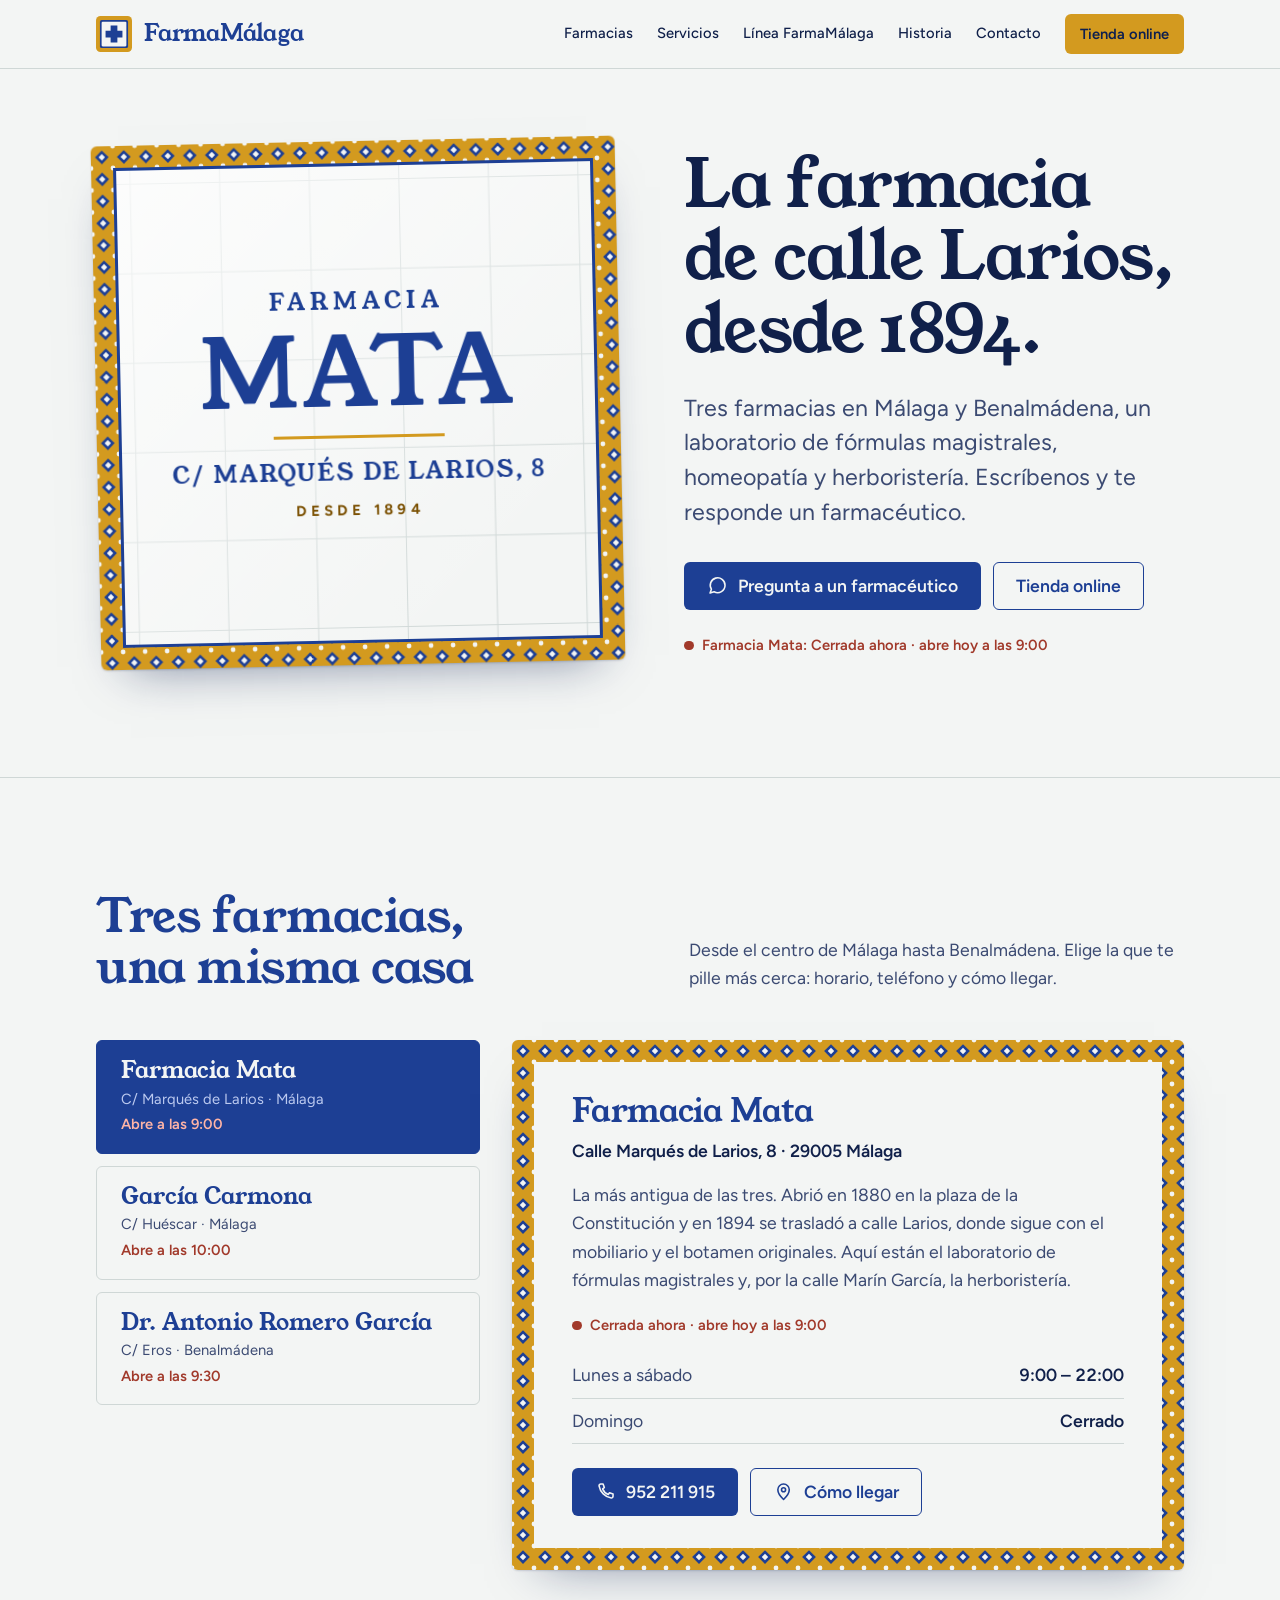
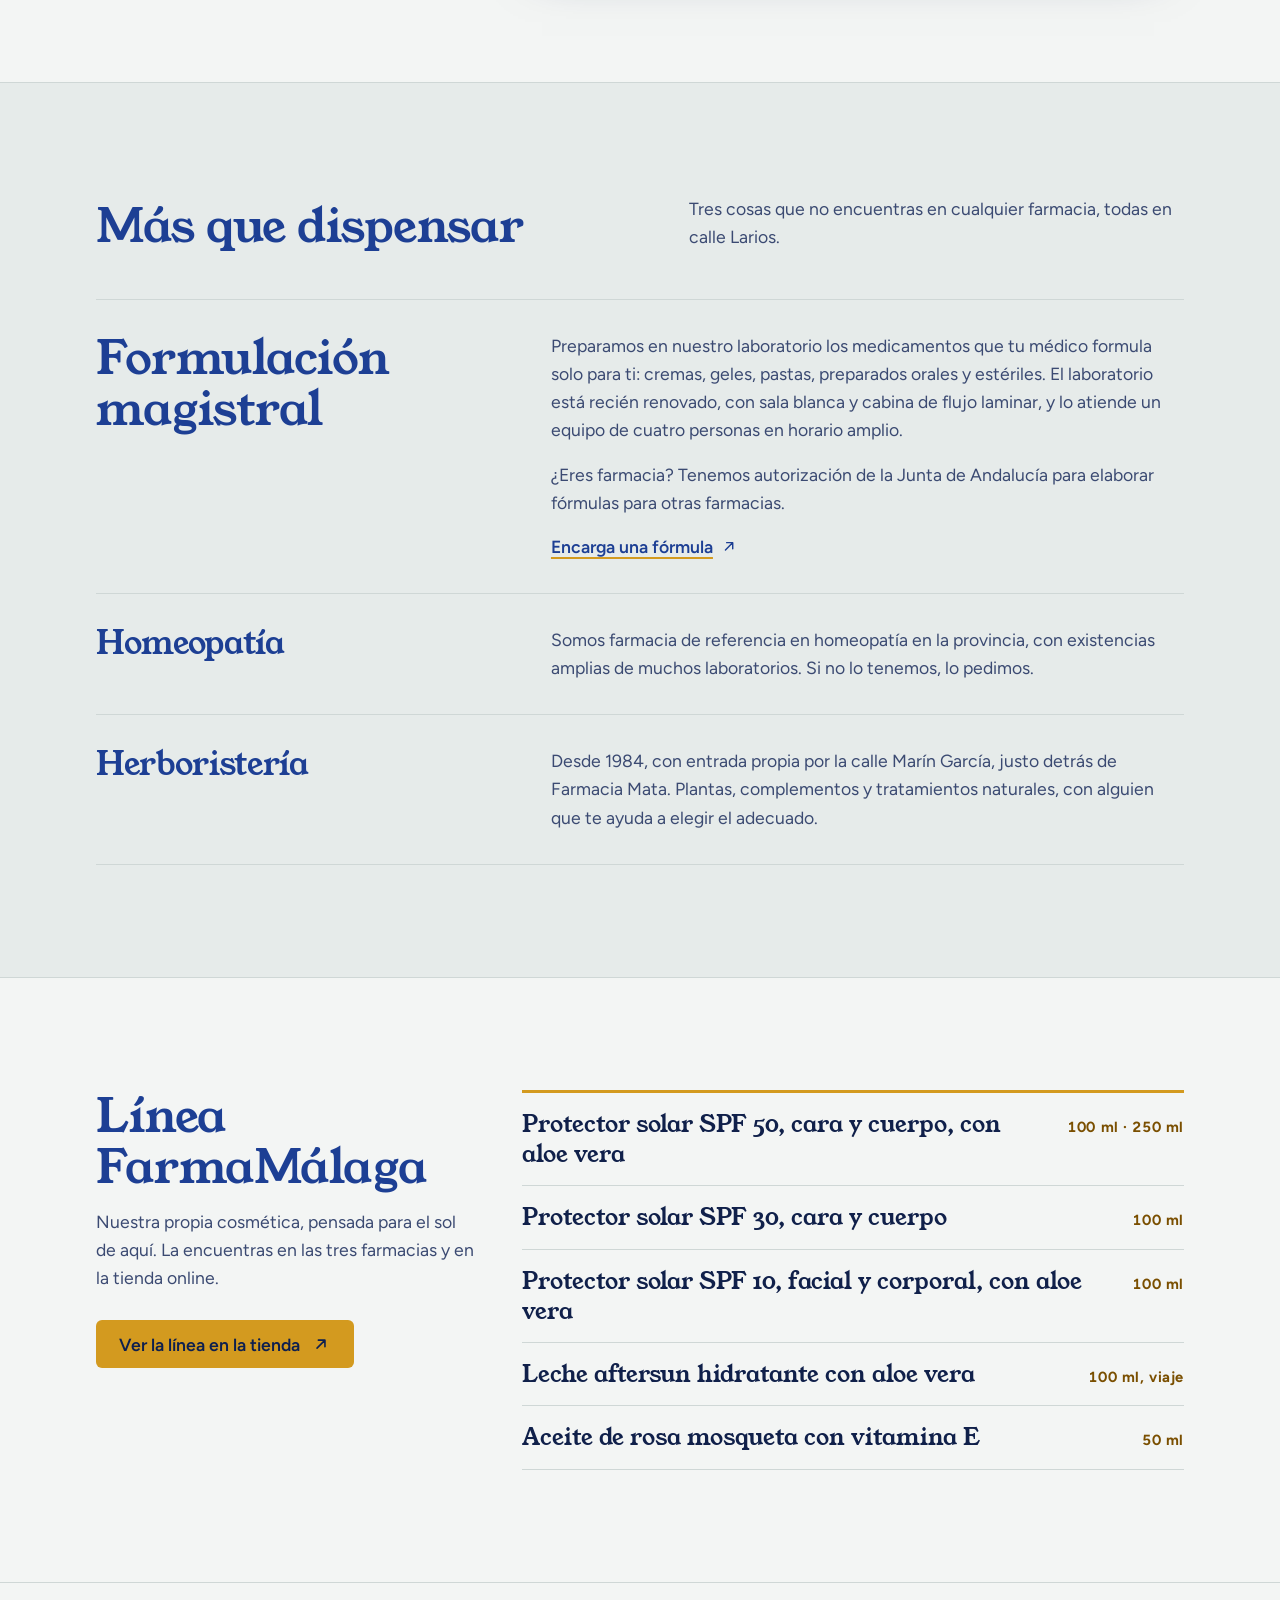
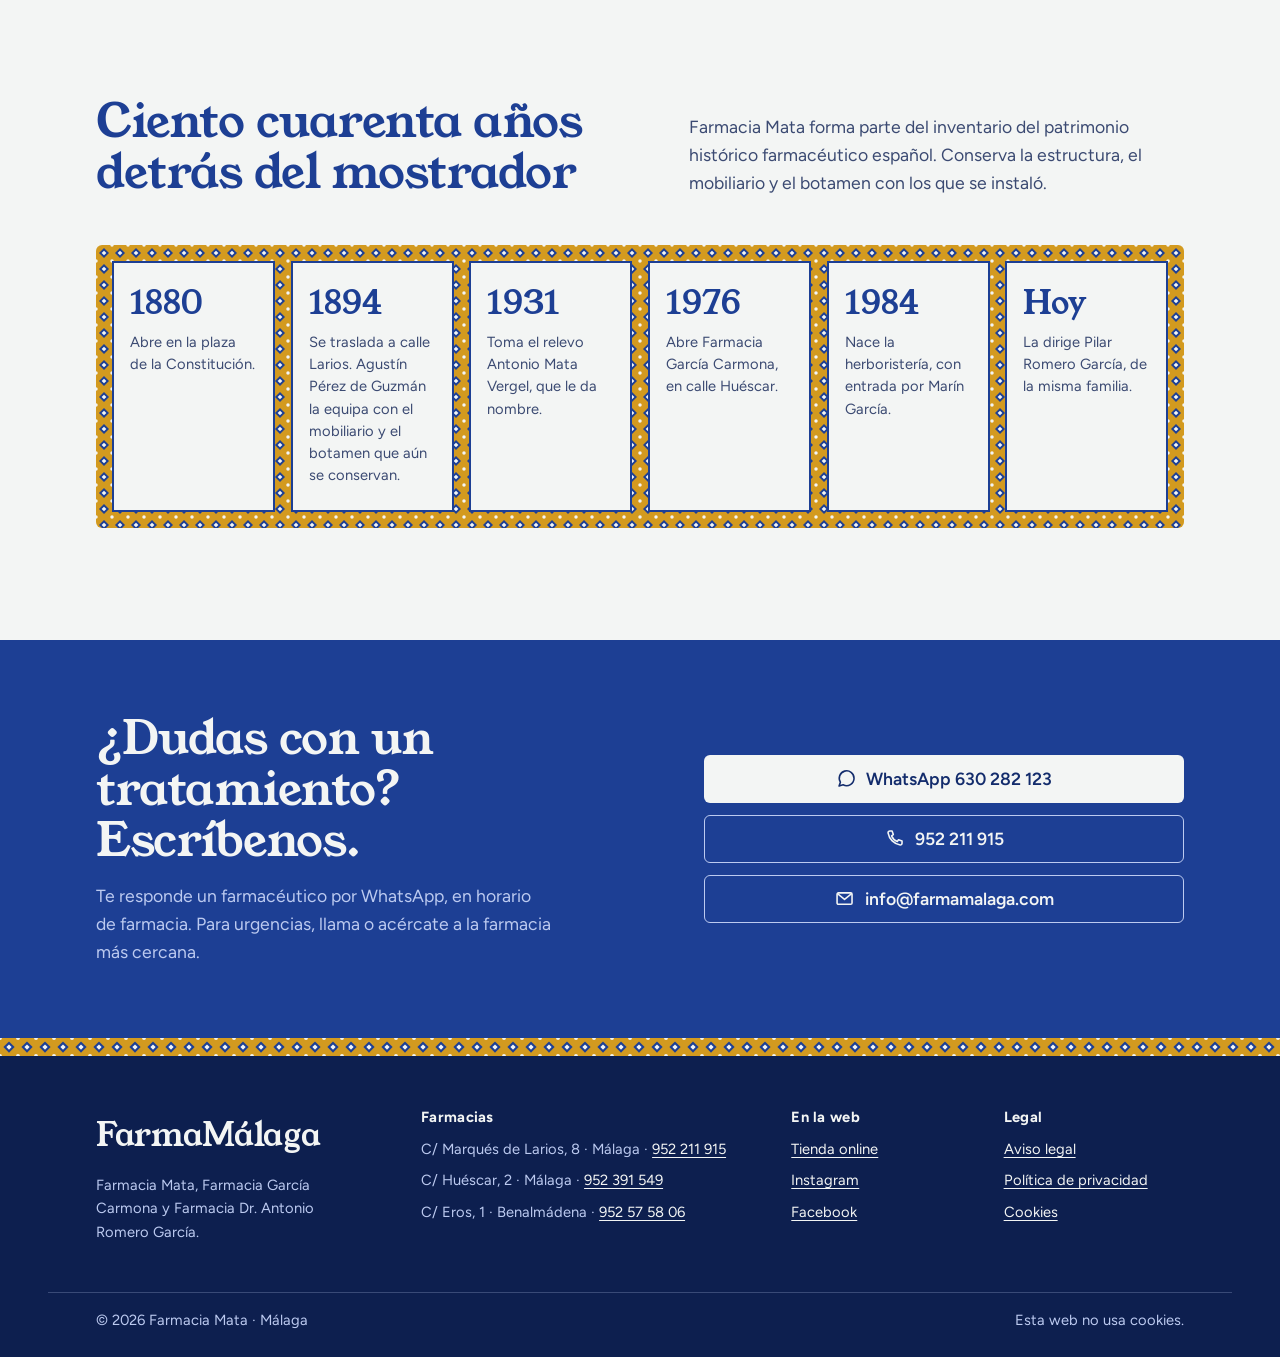
<file: index.html>
<!doctype html>
<html lang="es" class="no-js">
<head>
  <meta charset="utf-8">
  <meta name="viewport" content="width=device-width, initial-scale=1">
  <title>FarmaMálaga · Farmacia Mata, en calle Larios desde 1894</title>
  <meta name="description" content="Farmacia Mata, García Carmona y Dr. Antonio Romero García: tres farmacias en Málaga y Benalmádena. Fórmulas magistrales, homeopatía, herboristería y consejo farmacéutico por WhatsApp.">
  <link rel="canonical" href="https://farmamalaga.com/">
  <meta name="theme-color" content="#1d3f94">
  <meta property="og:type" content="website">
  <meta property="og:title" content="FarmaMálaga · Farmacia Mata, en calle Larios desde 1894">
  <meta property="og:description" content="Tres farmacias en Málaga y Benalmádena. Escríbenos y te responde un farmacéutico.">
  <meta property="og:locale" content="es_ES">
  <link rel="icon" href="assets/favicon.svg" type="image/svg+xml">
  <link rel="preload" href="assets/fonts/young-serif-400.woff2" as="font" type="font/woff2" crossorigin>
  <link rel="preload" href="assets/fonts/figtree-var.woff2" as="font" type="font/woff2" crossorigin>
  <link rel="stylesheet" href="css/styles.css">
  <script>document.documentElement.classList.replace('no-js','js');</script>
  <script type="application/ld+json">
  {
    "@context": "https://schema.org",
    "@graph": [
      {"@type": "Pharmacy", "name": "Farmacia Mata", "foundingDate": "1880", "telephone": "+34 952 211 915",
       "address": {"@type": "PostalAddress", "streetAddress": "Calle Marqués de Larios, 8", "postalCode": "29005", "addressLocality": "Málaga", "addressCountry": "ES"},
       "openingHours": "Mo-Sa 09:00-22:00", "url": "https://farmamalaga.com/"},
      {"@type": "Pharmacy", "name": "Farmacia García Carmona", "telephone": "+34 952 391 549",
       "address": {"@type": "PostalAddress", "streetAddress": "Calle Huéscar, 2", "postalCode": "29007", "addressLocality": "Málaga", "addressCountry": "ES"}},
      {"@type": "Pharmacy", "name": "Farmacia Dr. Antonio Romero García", "telephone": "+34 952 57 58 06",
       "address": {"@type": "PostalAddress", "streetAddress": "Calle Eros, 1", "addressLocality": "Benalmádena", "addressRegion": "Málaga", "addressCountry": "ES"}}
    ]
  }
  </script>
</head>
<body>
  <svg width="0" height="0" style="position:absolute" aria-hidden="true">
    <symbol id="i-chat" viewBox="0 0 24 24"><path d="M20.5 11.6a8.4 8.4 0 0 1-12.4 7.4L3.5 20.5l1.5-4.4A8.4 8.4 0 1 1 20.5 11.6Z" fill="none" stroke="currentColor" stroke-width="1.8" stroke-linejoin="round"/></symbol>
    <symbol id="i-phone" viewBox="0 0 24 24"><path d="M6.6 3.5h2.6l1.4 4-2 1.4a12 12 0 0 0 6.5 6.5l1.4-2 4 1.4v2.6a1.9 1.9 0 0 1-2 1.9A16.9 16.9 0 0 1 4.6 5.5a1.9 1.9 0 0 1 2-2Z" fill="none" stroke="currentColor" stroke-width="1.8" stroke-linejoin="round"/></symbol>
    <symbol id="i-pin" viewBox="0 0 24 24"><path d="M12 21s-6.5-6-6.5-11a6.5 6.5 0 0 1 13 0c0 5-6.5 11-6.5 11Z" fill="none" stroke="currentColor" stroke-width="1.8" stroke-linejoin="round"/><circle cx="12" cy="10" r="2.3" fill="none" stroke="currentColor" stroke-width="1.8"/></symbol>
    <symbol id="i-out" viewBox="0 0 24 24"><path d="M8 16 16.5 7.5M9.5 7h7.5v7.5" fill="none" stroke="currentColor" stroke-width="1.8" stroke-linecap="round" stroke-linejoin="round"/></symbol>
    <symbol id="i-mail" viewBox="0 0 24 24"><rect x="3.5" y="5.5" width="17" height="13" rx="1.5" fill="none" stroke="currentColor" stroke-width="1.8"/><path d="m4 6.5 8 6.5 8-6.5" fill="none" stroke="currentColor" stroke-width="1.8" stroke-linejoin="round"/></symbol>
    <symbol id="i-menu" viewBox="0 0 24 24"><path d="M4 7h16M4 12h16M4 17h16" stroke="currentColor" stroke-width="1.8" stroke-linecap="round"/></symbol>
  </svg>

  <a class="skip" href="#contenido">Saltar al contenido</a>

  <header class="site-header">
    <div class="wrap site-header__row">
      <a class="brand" href="#inicio" aria-label="FarmaMálaga, inicio">
        <img class="brand__mark" src="assets/favicon.svg" alt="" width="36" height="36">
        <span class="brand__name">FarmaMálaga</span>
      </a>
      <button class="nav-toggle" type="button" aria-expanded="false" aria-controls="nav">
        <svg aria-hidden="true"><use href="#i-menu"/></svg><span>Menú</span>
      </button>
      <nav id="nav" class="nav" aria-label="Principal">
        <a href="#farmacias">Farmacias</a>
        <a href="#servicios">Servicios</a>
        <a href="#linea">Línea FarmaMálaga</a>
        <a href="#historia">Historia</a>
        <a href="#contacto">Contacto</a>
        <a class="btn btn--small btn--ochre" data-shop href="tienda.html">Tienda online</a>
      </nav>
    </div>
  </header>

  <main id="contenido">
    <section class="hero" id="inicio" aria-labelledby="hero-title">
      <div class="wrap hero__grid">
        <figure class="plaque plaque--hero" data-tilt aria-label="Placa de azulejo: Farmacia Mata, calle Marqués de Larios 8, desde 1894">
          <div class="plaque__field" aria-hidden="true">
            <span class="plaque__small">Farmacia</span>
            <span class="plaque__big">Mata</span>
            <span class="plaque__rule"></span>
            <span class="plaque__line">C/ Marqués de Larios, 8</span>
            <span class="plaque__year">Desde 1894</span>
          </div>
        </figure>

        <div class="hero__copy">
          <h1 id="hero-title">La farmacia de calle Larios, desde 1894.</h1>
          <p class="hero__lede">Tres farmacias en Málaga y Benalmádena, un laboratorio de fórmulas magistrales, homeopatía y herboristería. Escríbenos y te responde un farmacéutico.</p>
          <div class="actions">
            <a class="btn btn--cobalt" data-wa href="https://wa.me/34630282123" rel="noopener">
              <svg aria-hidden="true"><use href="#i-chat"/></svg>Pregunta a un farmacéutico
            </a>
            <a class="btn btn--line" data-shop href="tienda.html">Tienda online</a>
          </div>
          <p class="status" data-status="mata"><span class="status__dot" aria-hidden="true"></span><span class="status__text">Farmacia Mata: lunes a sábado de 9:00 a 22:00</span></p>
        </div>
      </div>
    </section>

    <section class="section" id="farmacias" aria-labelledby="farmacias-title">
      <div class="wrap">
        <div class="section-head" data-reveal>
          <h2 id="farmacias-title">Tres farmacias, una misma casa</h2>
          <p>Desde el centro de Málaga hasta Benalmádena. Elige la que te pille más cerca: horario, teléfono y cómo llegar.</p>
        </div>

        <div class="pharmacies" data-tabs>
          <div class="pharmacies__list" role="tablist" aria-label="Farmacias">
            <a class="tile-tab" role="tab" id="tab-mata" href="#p-mata" aria-controls="p-mata" aria-selected="true">
              <span class="tile-tab__name">Farmacia Mata</span>
              <span class="tile-tab__street">C/ Marqués de Larios · Málaga</span>
              <span class="tile-tab__status" data-status-short="mata"></span>
            </a>
            <a class="tile-tab" role="tab" id="tab-garcia" href="#p-garcia" aria-controls="p-garcia" aria-selected="false" tabindex="-1">
              <span class="tile-tab__name">García Carmona</span>
              <span class="tile-tab__street">C/ Huéscar · Málaga</span>
              <span class="tile-tab__status" data-status-short="garcia"></span>
            </a>
            <a class="tile-tab" role="tab" id="tab-romero" href="#p-romero" aria-controls="p-romero" aria-selected="false" tabindex="-1">
              <span class="tile-tab__name">Dr. Antonio Romero García</span>
              <span class="tile-tab__street">C/ Eros · Benalmádena</span>
              <span class="tile-tab__status" data-status-short="romero"></span>
            </a>
          </div>

          <div class="pharmacies__stage">
            <article class="panel" id="p-mata" role="tabpanel" aria-labelledby="tab-mata" data-key="mata">
              <h3>Farmacia Mata</h3>
              <p class="panel__addr">Calle Marqués de Larios, 8 · 29005 Málaga</p>
              <p class="panel__text">La más antigua de las tres. Abrió en 1880 en la plaza de la Constitución y en 1894 se trasladó a calle Larios, donde sigue con el mobiliario y el botamen originales. Aquí están el laboratorio de fórmulas magistrales y, por la calle Marín García, la herboristería.</p>
              <p class="status" data-status="mata"><span class="status__dot" aria-hidden="true"></span><span class="status__text">Consulta el horario</span></p>
              <dl class="hours">
                <div><dt>Lunes a sábado</dt><dd>9:00 – 22:00</dd></div>
                <div><dt>Domingo</dt><dd>Cerrado</dd></div>
              </dl>
              <div class="actions actions--panel">
                <a class="btn btn--cobalt" href="tel:+34952211915"><svg aria-hidden="true"><use href="#i-phone"/></svg>952 211 915</a>
                <a class="btn btn--line" href="https://www.google.com/maps/search/?api=1&amp;query=Farmacia+Mata+Calle+Marqu%C3%A9s+de+Larios+8+M%C3%A1laga" rel="noopener"><svg aria-hidden="true"><use href="#i-pin"/></svg>Cómo llegar</a>
              </div>
            </article>

            <article class="panel" id="p-garcia" role="tabpanel" aria-labelledby="tab-garcia" data-key="garcia">
              <h3>Farmacia García Carmona</h3>
              <p class="panel__addr">Calle Huéscar, 2 · 29007 Málaga</p>
              <p class="panel__text">En el centro financiero de la ciudad, abierta desde 1976. Cómoda para pasar antes o después del trabajo.</p>
              <p class="status" data-status="garcia"><span class="status__dot" aria-hidden="true"></span><span class="status__text">Consulta el horario</span></p>
              <dl class="hours">
                <div><dt>Lunes a viernes</dt><dd>9:30 – 14:00 · 16:30 – 20:00</dd></div>
                <div><dt>En verano, tardes</dt><dd>17:00 – 20:30</dd></div>
                <div><dt>Sábado</dt><dd>10:00 – 13:30</dd></div>
                <div><dt>Domingo</dt><dd>Cerrado</dd></div>
              </dl>
              <div class="actions actions--panel">
                <a class="btn btn--cobalt" href="tel:+34952391549"><svg aria-hidden="true"><use href="#i-phone"/></svg>952 391 549</a>
                <a class="btn btn--line" href="https://www.google.com/maps/search/?api=1&amp;query=Farmacia+Calle+Hu%C3%A9scar+2+M%C3%A1laga" rel="noopener"><svg aria-hidden="true"><use href="#i-pin"/></svg>Cómo llegar</a>
              </div>
            </article>

            <article class="panel" id="p-romero" role="tabpanel" aria-labelledby="tab-romero" data-key="romero">
              <h3>Farmacia Dr. Antonio Romero García</h3>
              <p class="panel__addr">Calle Eros, 1 · Benalmádena</p>
              <p class="panel__text">Junto al Hospital Xanit Internacional y Novaschool. La única de las tres que abre los domingos y festivos por la mañana.</p>
              <p class="status" data-status="romero"><span class="status__dot" aria-hidden="true"></span><span class="status__text">Consulta el horario</span></p>
              <dl class="hours">
                <div><dt>Lunes a viernes</dt><dd>9:00 – 21:00</dd></div>
                <div><dt>Sábado</dt><dd>9:30 – 15:00</dd></div>
                <div><dt>Domingo y festivos</dt><dd>10:00 – 14:00</dd></div>
              </dl>
              <div class="actions actions--panel">
                <a class="btn btn--cobalt" href="tel:+34952575806"><svg aria-hidden="true"><use href="#i-phone"/></svg>952 57 58 06</a>
                <a class="btn btn--line" href="https://www.google.com/maps/search/?api=1&amp;query=Farmacia+Calle+Eros+1+Benalm%C3%A1dena" rel="noopener"><svg aria-hidden="true"><use href="#i-pin"/></svg>Cómo llegar</a>
              </div>
            </article>
          </div>
        </div>
      </div>
    </section>

    <section class="section section--deep" id="servicios" aria-labelledby="servicios-title">
      <div class="wrap">
        <div class="section-head" data-reveal>
          <h2 id="servicios-title">Más que dispensar</h2>
          <p>Tres cosas que no encuentras en cualquier farmacia, todas en calle Larios.</p>
        </div>

        <div class="services" data-reveal>
          <article class="service service--lead">
            <h3>Formulación magistral</h3>
            <div class="service__body">
              <p>Preparamos en nuestro laboratorio los medicamentos que tu médico formula solo para ti: cremas, geles, pastas, preparados orales y estériles. El laboratorio está recién renovado, con sala blanca y cabina de flujo laminar, y lo atiende un equipo de cuatro personas en horario amplio.</p>
              <p>¿Eres farmacia? Tenemos autorización de la Junta de Andalucía para elaborar fórmulas para otras farmacias.</p>
              <a class="text-link" data-wa data-wa-text="Hola, quiero encargar una fórmula magistral: " href="https://wa.me/34630282123" rel="noopener">Encarga una fórmula<svg aria-hidden="true"><use href="#i-out"/></svg></a>
            </div>
          </article>
          <article class="service">
            <h3>Homeopatía</h3>
            <div class="service__body">
              <p>Somos farmacia de referencia en homeopatía en la provincia, con existencias amplias de muchos laboratorios. Si no lo tenemos, lo pedimos.</p>
            </div>
          </article>
          <article class="service">
            <h3>Herboristería</h3>
            <div class="service__body">
              <p>Desde 1984, con entrada propia por la calle Marín García, justo detrás de Farmacia Mata. Plantas, complementos y tratamientos naturales, con alguien que te ayuda a elegir el adecuado.</p>
            </div>
          </article>
        </div>
      </div>
    </section>

    <section class="section" id="linea" aria-labelledby="linea-title">
      <div class="wrap linea">
        <div class="section-head section-head--stack">
          <h2 id="linea-title">Línea FarmaMálaga</h2>
          <p>Nuestra propia cosmética, pensada para el sol de aquí. La encuentras en las tres farmacias y en la tienda online.</p>
          <a class="btn btn--ochre" href="tienda.html?cat=linea">Ver la línea en la tienda<svg aria-hidden="true"><use href="#i-out"/></svg></a>
        </div>
        <ul class="shelf" data-reveal>
          <li><a data-shop-search="farmamalaga protector solar spf 50" href="tienda.html?q=farmamalaga+protector+solar+spf+50"><span class="shelf__name">Protector solar SPF 50, cara y cuerpo, con aloe vera</span><span class="shelf__fmt">100 ml · 250 ml</span></a></li>
          <li><a data-shop-search="farmamalaga protector solar spf 30" href="tienda.html?q=farmamalaga+protector+solar+spf+30"><span class="shelf__name">Protector solar SPF 30, cara y cuerpo</span><span class="shelf__fmt">100 ml</span></a></li>
          <li><a data-shop-search="farmamalaga spf 10" href="tienda.html?q=farmamalaga+spf+10"><span class="shelf__name">Protector solar SPF 10, facial y corporal, con aloe vera</span><span class="shelf__fmt">100 ml</span></a></li>
          <li><a data-shop-search="farmamalaga aftersun" href="tienda.html?q=farmamalaga+aftersun"><span class="shelf__name">Leche aftersun hidratante con aloe vera</span><span class="shelf__fmt">100 ml, viaje</span></a></li>
          <li><a data-shop-search="farmamalaga rosa mosqueta" href="tienda.html?q=farmamalaga+rosa+mosqueta"><span class="shelf__name">Aceite de rosa mosqueta con vitamina E</span><span class="shelf__fmt">50 ml</span></a></li>
        </ul>
      </div>
    </section>

    <section class="section section--history" id="historia" aria-labelledby="historia-title">
      <div class="wrap">
        <div class="section-head" data-reveal>
          <h2 id="historia-title">Ciento cuarenta años detrás del mostrador</h2>
          <p>Farmacia Mata forma parte del inventario del patrimonio histórico farmacéutico español. Conserva la estructura, el mobiliario y el botamen con los que se instaló.</p>
        </div>
        <ol class="timeline" data-reveal>
          <li><span class="timeline__year">1880</span><p>Abre en la plaza de la Constitución.</p></li>
          <li><span class="timeline__year">1894</span><p>Se traslada a calle Larios. Agustín Pérez de Guzmán la equipa con el mobiliario y el botamen que aún se conservan.</p></li>
          <li><span class="timeline__year">1931</span><p>Toma el relevo Antonio Mata Vergel, que le da nombre.</p></li>
          <li><span class="timeline__year">1976</span><p>Abre Farmacia García Carmona, en calle Huéscar.</p></li>
          <li><span class="timeline__year">1984</span><p>Nace la herboristería, con entrada por Marín García.</p></li>
          <li><span class="timeline__year">Hoy</span><p>La dirige Pilar Romero García, de la misma familia.</p></li>
        </ol>
      </div>
    </section>

    <section class="cta" id="contacto" aria-labelledby="contacto-title">
      <div class="wrap cta__grid">
        <div>
          <h2 id="contacto-title">¿Dudas con un tratamiento? Escríbenos.</h2>
          <p>Te responde un farmacéutico por WhatsApp, en horario de farmacia. Para urgencias, llama o acércate a la farmacia más cercana.</p>
        </div>
        <div class="cta__actions">
          <a class="btn btn--glaze" data-wa href="https://wa.me/34630282123" rel="noopener"><svg aria-hidden="true"><use href="#i-chat"/></svg>WhatsApp 630 282 123</a>
          <a class="btn btn--on-cobalt" href="tel:+34952211915"><svg aria-hidden="true"><use href="#i-phone"/></svg>952 211 915</a>
          <a class="btn btn--on-cobalt" href="mailto:info@farmamalaga.com"><svg aria-hidden="true"><use href="#i-mail"/></svg>info@farmamalaga.com</a>
        </div>
      </div>
    </section>
  </main>

  <footer class="footer">
    <div class="wrap footer__grid">
      <div class="footer__brand">
        <span class="brand__name">FarmaMálaga</span>
        <p>Farmacia Mata, Farmacia García Carmona y Farmacia Dr. Antonio Romero García.</p>
      </div>
      <div>
        <h2 class="footer__h">Farmacias</h2>
        <ul>
          <li>C/ Marqués de Larios, 8 · Málaga · <a href="tel:+34952211915">952 211 915</a></li>
          <li>C/ Huéscar, 2 · Málaga · <a href="tel:+34952391549">952 391 549</a></li>
          <li>C/ Eros, 1 · Benalmádena · <a href="tel:+34952575806">952 57 58 06</a></li>
        </ul>
      </div>
      <div>
        <h2 class="footer__h">En la web</h2>
        <ul>
          <li><a data-shop href="tienda.html">Tienda online</a></li>
          <li><a href="https://www.instagram.com/farmacia_mata/" rel="noopener">Instagram</a></li>
          <li><a href="https://www.facebook.com/farmamalaga/" rel="noopener">Facebook</a></li>
        </ul>
      </div>
      <div>
        <h2 class="footer__h">Legal</h2>
        <ul>
          <li><a href="legal.html#aviso-legal">Aviso legal</a></li>
          <li><a href="legal.html#privacidad">Política de privacidad</a></li>
          <li><a href="legal.html#cookies">Cookies</a></li>
        </ul>
      </div>
    </div>
    <div class="wrap footer__base">
      <p>© <span data-year>2026</span> Farmacia Mata · Málaga</p>
      <p>Esta web no usa cookies.</p>
    </div>
  </footer>

  <script src="js/config.js"></script>
  <script src="js/main.js"></script>
</body>
</html>
</file>
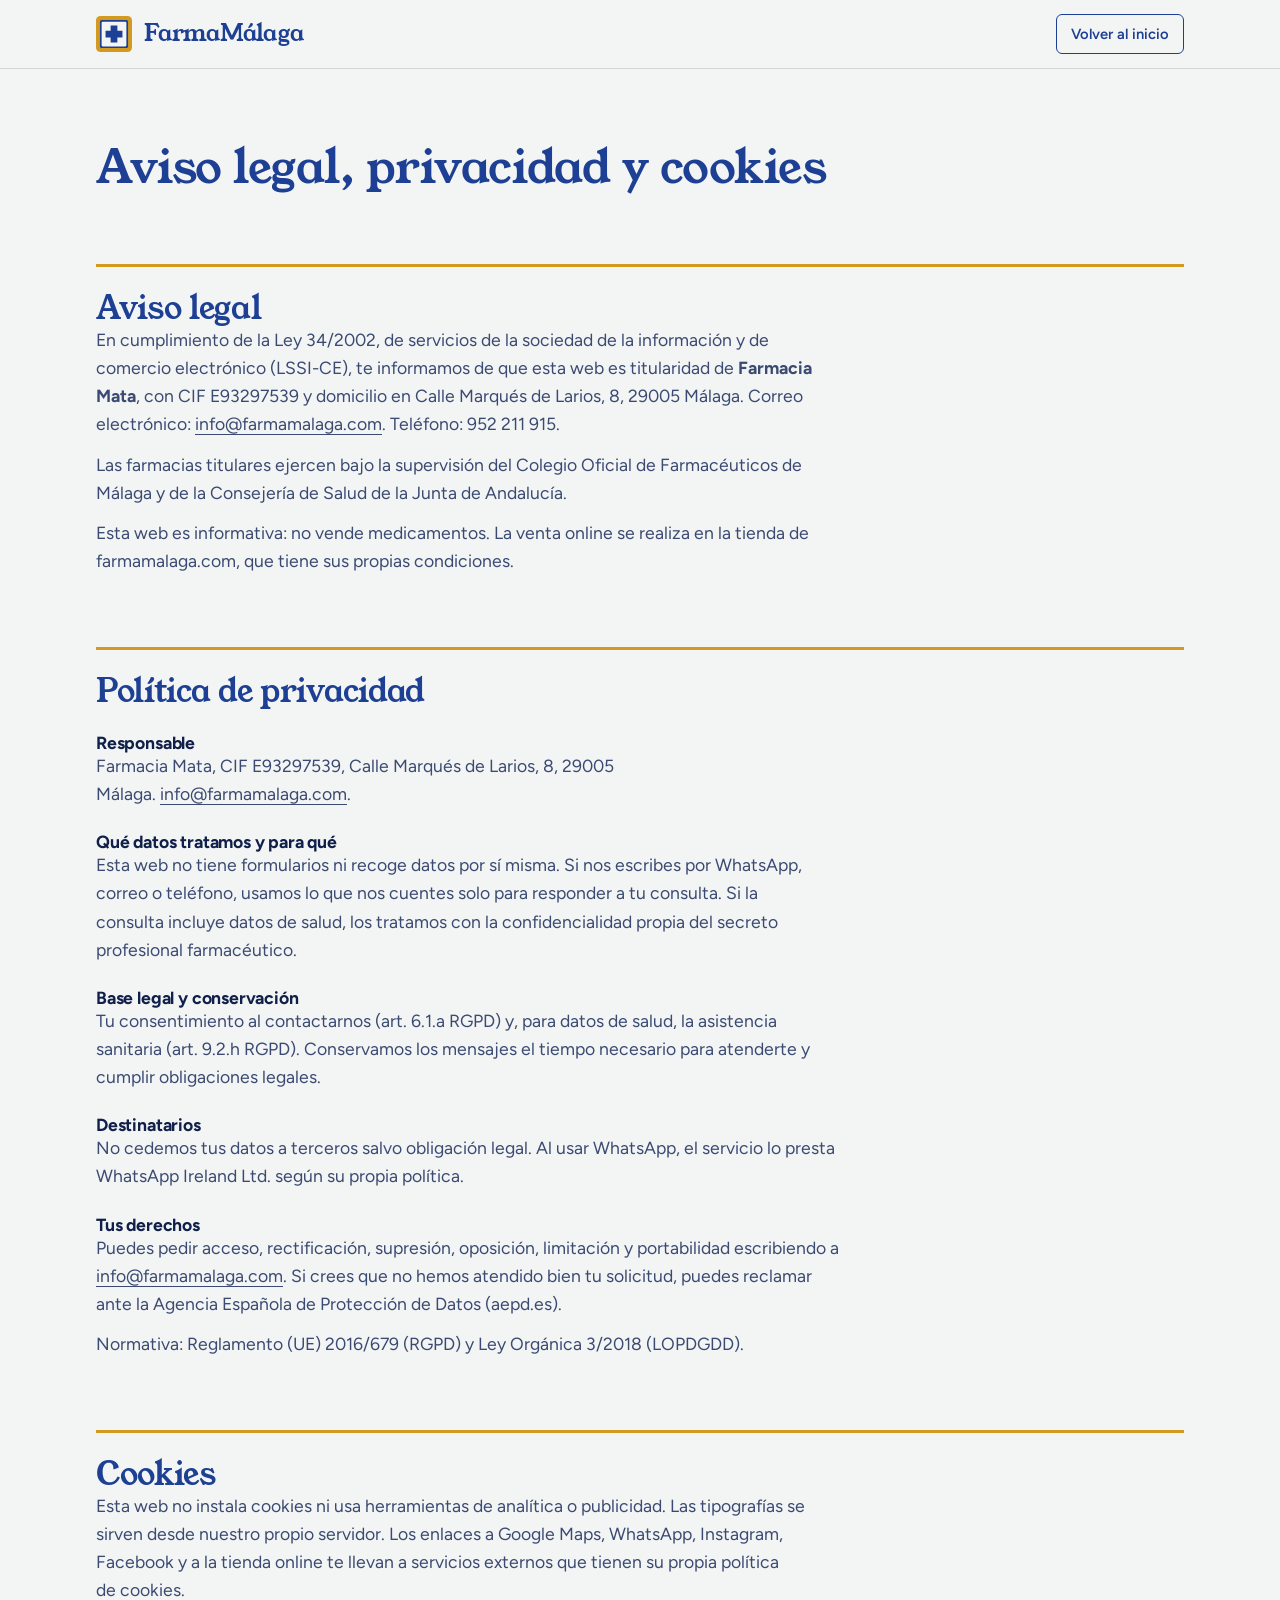
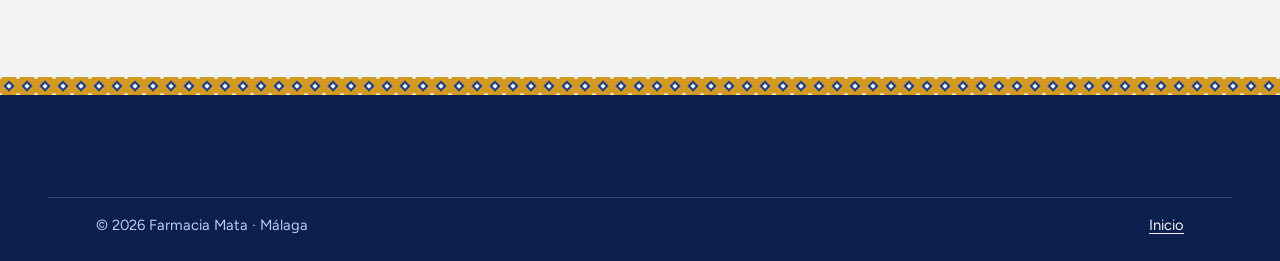
<file: legal.html>
<!doctype html>
<html lang="es" class="no-js">
<head>
  <meta charset="utf-8">
  <meta name="viewport" content="width=device-width, initial-scale=1">
  <title>Aviso legal y privacidad · FarmaMálaga</title>
  <meta name="robots" content="noindex">
  <meta name="theme-color" content="#1d3f94">
  <link rel="icon" href="assets/favicon.svg" type="image/svg+xml">
  <link rel="stylesheet" href="css/styles.css">
</head>
<body>
  <header class="site-header">
    <div class="wrap site-header__row">
      <a class="brand" href="index.html" aria-label="FarmaMálaga, inicio">
        <img class="brand__mark" src="assets/favicon.svg" alt="" width="36" height="36">
        <span class="brand__name">FarmaMálaga</span>
      </a>
      <a class="btn btn--small btn--line" href="index.html">Volver al inicio</a>
    </div>
  </header>

  <main class="wrap legal">
    <h1>Aviso legal, privacidad y cookies</h1>

    <h2 id="aviso-legal">Aviso legal</h2>
    <p>En cumplimiento de la Ley 34/2002, de servicios de la sociedad de la información y de comercio electrónico (LSSI-CE), te informamos de que esta web es titularidad de <strong>Farmacia Mata</strong>, con CIF E93297539 y domicilio en Calle Marqués de Larios, 8, 29005 Málaga. Correo electrónico: <a href="mailto:info@farmamalaga.com">info@farmamalaga.com</a>. Teléfono: 952 211 915.</p>
    <p>Las farmacias titulares ejercen bajo la supervisión del Colegio Oficial de Farmacéuticos de Málaga y de la Consejería de Salud de la Junta de Andalucía.</p>
    <p>Esta web es informativa: no vende medicamentos. La venta online se realiza en la tienda de farmamalaga.com, que tiene sus propias condiciones.</p>

    <h2 id="privacidad">Política de privacidad</h2>
    <h3>Responsable</h3>
    <p>Farmacia Mata, CIF E93297539, Calle Marqués de Larios, 8, 29005 Málaga. <a href="mailto:info@farmamalaga.com">info@farmamalaga.com</a>.</p>
    <h3>Qué datos tratamos y para qué</h3>
    <p>Esta web no tiene formularios ni recoge datos por sí misma. Si nos escribes por WhatsApp, correo o teléfono, usamos lo que nos cuentes solo para responder a tu consulta. Si la consulta incluye datos de salud, los tratamos con la confidencialidad propia del secreto profesional farmacéutico.</p>
    <h3>Base legal y conservación</h3>
    <p>Tu consentimiento al contactarnos (art. 6.1.a RGPD) y, para datos de salud, la asistencia sanitaria (art. 9.2.h RGPD). Conservamos los mensajes el tiempo necesario para atenderte y cumplir obligaciones legales.</p>
    <h3>Destinatarios</h3>
    <p>No cedemos tus datos a terceros salvo obligación legal. Al usar WhatsApp, el servicio lo presta WhatsApp Ireland Ltd. según su propia política.</p>
    <h3>Tus derechos</h3>
    <p>Puedes pedir acceso, rectificación, supresión, oposición, limitación y portabilidad escribiendo a <a href="mailto:info@farmamalaga.com">info@farmamalaga.com</a>. Si crees que no hemos atendido bien tu solicitud, puedes reclamar ante la Agencia Española de Protección de Datos (aepd.es).</p>
    <p>Normativa: Reglamento (UE) 2016/679 (RGPD) y Ley Orgánica 3/2018 (LOPDGDD).</p>

    <h2 id="cookies">Cookies</h2>
    <p>Esta web no instala cookies ni usa herramientas de analítica o publicidad. Las tipografías se sirven desde nuestro propio servidor. Los enlaces a Google Maps, WhatsApp, Instagram, Facebook y a la tienda online te llevan a servicios externos que tienen su propia política de cookies.</p>
  </main>

  <footer class="footer">
    <div class="wrap footer__base">
      <p>© 2026 Farmacia Mata · Málaga</p>
      <p><a href="index.html">Inicio</a></p>
    </div>
  </footer>
</body>
</html>
</file>
<file: css/styles.css>
/* FarmaMálaga · placa de azulejo malagueña.
   Ground: glazed tile white. Ink: cobalt. Frame: ochre tiles. Grout is the only hairline. */

@font-face {
  font-family: "Young Serif";
  src: url("../assets/fonts/young-serif-400.woff2") format("woff2");
  font-weight: 400;
  font-display: swap;
}
@font-face {
  font-family: "Figtree";
  src: url("../assets/fonts/figtree-var.woff2") format("woff2");
  font-weight: 300 900;
  font-display: swap;
}
@font-face {
  font-family: "Figtree";
  src: url("../assets/fonts/figtree-var-italic.woff2") format("woff2");
  font-weight: 300 900;
  font-style: italic;
  font-display: swap;
}

:root {
  --glaze: #f3f5f4;
  --glaze-deep: #e6ebea;
  --grout: #cfd7d6;
  --ink: #10204a;
  --ink-soft: #3b4a72;
  --cobalt: #1d3f94;
  --cobalt-deep: #132c6c;
  --cobalt-night: #0d1f4f;
  --on-cobalt: #f3f5f4;
  --on-cobalt-soft: #bccaf0;
  --ochre: #d39a1f;
  --ochre-ink: #7a4f00;
  --open: #17734a;
  --closed: #a1392a;

  --display: "Young Serif", Georgia, serif;
  --body: "Figtree", system-ui, sans-serif;

  --step--1: clamp(0.84rem, 0.8rem + 0.15vw, 0.92rem);
  --step-0: clamp(1rem, 0.96rem + 0.2vw, 1.1rem);
  --step-1: clamp(1.2rem, 1.1rem + 0.45vw, 1.45rem);
  --step-2: clamp(1.5rem, 1.3rem + 0.9vw, 2.05rem);
  --step-3: clamp(1.95rem, 1.6rem + 1.7vw, 3rem);
  --step-4: clamp(2.4rem, 1.8rem + 3vw, 4.4rem);

  --s-1: 0.25rem; --s-2: 0.5rem; --s-3: 0.75rem; --s-4: 1rem; --s-5: 1.5rem;
  --s-6: 2rem; --s-7: 3rem; --s-8: 4.5rem; --s-9: 7rem;

  --gutter: clamp(1rem, 4vw, 3rem);
  --max: 74rem;
  --radius: 6px;
  --ease-out: cubic-bezier(0.16, 1, 0.3, 1);

  /* ochre frame tile: ochre ground, cobalt lozenge, glaze dots on the corners */
  --frame-tile: url("data:image/svg+xml,%3Csvg xmlns='http://www.w3.org/2000/svg' viewBox='0 0 24 24'%3E%3Crect width='24' height='24' fill='%23d39a1f'/%3E%3Cpath d='M12 4.5 19.5 12 12 19.5 4.5 12z' fill='%231d3f94'/%3E%3Cpath d='M12 8.5 15.5 12 12 15.5 8.5 12z' fill='%23f3f5f4'/%3E%3Ccircle cx='0' cy='0' r='2.6' fill='%23f3f5f4'/%3E%3Ccircle cx='24' cy='0' r='2.6' fill='%23f3f5f4'/%3E%3Ccircle cx='0' cy='24' r='2.6' fill='%23f3f5f4'/%3E%3Ccircle cx='24' cy='24' r='2.6' fill='%23f3f5f4'/%3E%3C/svg%3E");
}

*, *::before, *::after { box-sizing: border-box; }
html { -webkit-text-size-adjust: 100%; scroll-behavior: smooth; scroll-padding-top: 5rem; }
body {
  margin: 0;
  background: var(--glaze);
  color: var(--ink);
  font-family: var(--body);
  font-size: var(--step-0);
  line-height: 1.6;
  text-rendering: optimizeLegibility;
}
img, svg { display: block; max-width: 100%; }
h1, h2, h3 { font-family: var(--display); font-weight: 400; line-height: 1.08; margin: 0; text-wrap: balance; letter-spacing: -0.01em; }
p { margin: 0; text-wrap: pretty; }
a { color: inherit; text-underline-offset: 0.2em; text-decoration-thickness: 1px; }
::selection { background: var(--cobalt); color: var(--on-cobalt); }
:focus-visible { outline: 3px solid var(--ochre); outline-offset: 3px; border-radius: 3px; }
html { scrollbar-color: var(--cobalt) var(--glaze-deep); accent-color: var(--cobalt); caret-color: var(--cobalt); }

.wrap { width: 100%; max-width: var(--max); margin-inline: auto; padding-inline: var(--gutter); }
.skip { position: absolute; left: var(--s-4); top: -4rem; background: var(--cobalt); color: var(--on-cobalt); padding: var(--s-2) var(--s-4); z-index: 20; border-radius: var(--radius); }
.skip:focus { top: var(--s-4); }

/* ---------- Buttons ---------- */
.btn {
  display: inline-flex; align-items: center; gap: 0.55em;
  min-height: 3rem; padding: 0.7em 1.25em;
  font: 600 var(--step-0)/1.1 var(--body);
  text-decoration: none; border-radius: var(--radius);
  border: 1.5px solid transparent;
  transition: background-color 160ms ease-out, color 160ms ease-out, border-color 160ms ease-out, transform 140ms ease-out;
  -webkit-tap-highlight-color: transparent;
}
.btn svg { width: 1.2em; height: 1.2em; flex: none; }
.btn:active { transform: scale(0.97); }
.btn--small { min-height: 2.5rem; padding: 0.5em 0.95em; font-size: var(--step--1); }
.btn--cobalt { background: var(--cobalt); color: var(--on-cobalt); }
.btn--line { border-color: var(--cobalt); color: var(--cobalt); }
.btn--ochre { background: var(--ochre); color: var(--cobalt-night); }
.btn--glaze { background: var(--glaze); color: var(--cobalt-deep); }
.btn--on-cobalt { border-color: var(--on-cobalt-soft); color: var(--on-cobalt); }
@media (hover: hover) {
  .btn--cobalt:hover { background: var(--cobalt-deep); }
  .btn--line:hover { background: var(--cobalt); color: var(--on-cobalt); }
  .btn--ochre:hover { background: #e2aa2c; }
  .btn--glaze:hover { background: #fff; }
  .btn--on-cobalt:hover { background: rgba(243, 245, 244, 0.1); border-color: var(--on-cobalt); }
}
.actions { display: flex; flex-wrap: wrap; gap: var(--s-3); }

.text-link { display: inline-flex; align-items: center; gap: 0.35em; font-weight: 600; color: var(--cobalt); text-decoration: underline; text-decoration-color: var(--ochre); text-decoration-thickness: 2px; }
.text-link svg { width: 1.1em; height: 1.1em; }

/* ---------- Header ---------- */
.site-header {
  position: sticky; top: 0; z-index: 10;
  background: color-mix(in srgb, var(--glaze) 94%, transparent);
  backdrop-filter: saturate(1.4) blur(10px);
  border-bottom: 1px solid var(--grout);
}
.site-header__row { display: flex; align-items: center; gap: var(--s-4); min-height: 4.25rem; }
.brand { display: inline-flex; align-items: center; gap: var(--s-3); text-decoration: none; margin-right: auto; }
.brand__mark { width: 2.25rem; height: 2.25rem; }
.brand__name { font-family: var(--display); font-size: var(--step-1); color: var(--cobalt); letter-spacing: -0.01em; }
.nav { display: flex; align-items: center; gap: var(--s-5); font-weight: 500; font-size: var(--step--1); }
.nav a:not(.btn) { text-decoration: none; color: var(--ink); padding-block: var(--s-2); background: linear-gradient(var(--ochre), var(--ochre)) left bottom / 0 2px no-repeat; transition: background-size 220ms var(--ease-out); }
.nav a:not(.btn):hover { background-size: 100% 2px; }
.nav-toggle { display: none; }

@media (max-width: 56rem) {
  .js .nav-toggle {
    display: inline-flex; align-items: center; gap: var(--s-2);
    min-height: 2.75rem; padding: 0 var(--s-3);
    font: 600 var(--step--1) var(--body); color: var(--cobalt);
    background: none; border: 1.5px solid var(--cobalt); border-radius: var(--radius);
  }
  .nav-toggle svg { width: 1.25rem; height: 1.25rem; }
  .js .nav {
    position: absolute; inset: 100% 0 auto 0;
    flex-direction: column; align-items: stretch; gap: 0;
    padding: var(--s-2) var(--gutter) var(--s-5);
    background: var(--glaze); border-bottom: 1px solid var(--grout);
    font-size: var(--step-0);
    opacity: 0; translate: 0 -0.5rem; visibility: hidden;
    transition: opacity 180ms ease-out, translate 220ms var(--ease-out), visibility 0s linear 220ms;
  }
  .js .nav a:not(.btn) { padding-block: var(--s-3); border-bottom: 1px solid var(--grout); background: none; }
  .js .nav .btn { margin-top: var(--s-4); justify-content: center; }
  .js .site-header.is-open .nav { opacity: 1; translate: 0 0; visibility: visible; transition-delay: 0s; }
  .no-js .site-header__row { flex-wrap: wrap; padding-block: var(--s-3); }
  .no-js .nav { flex-wrap: wrap; gap: var(--s-3) var(--s-4); }
}

/* ---------- Plaque (the world) ---------- */
.plaque {
  margin: 0;
  padding: clamp(14px, 2.2vw, 22px);
  background: var(--frame-tile) 0 0 / clamp(14px, 2.2vw, 22px);
  border-radius: var(--radius);
  box-shadow: 0 1px 2px rgba(13, 31, 79, 0.18), 0 24px 48px -28px rgba(13, 31, 79, 0.55);
}
.plaque__field {
  --tile: clamp(3.4rem, 7vw, 5.6rem);
  position: relative;
  display: grid; justify-items: center; align-content: center; gap: var(--s-2);
  padding: var(--s-7) var(--s-5);
  border: 3px solid var(--cobalt);
  background-color: var(--glaze);
  background-image:
    linear-gradient(135deg, rgba(255, 255, 255, 0.75) 0%, rgba(255, 255, 255, 0) 38%),
    linear-gradient(to right, var(--grout) 1px, transparent 1px),
    linear-gradient(to bottom, var(--grout) 1px, transparent 1px);
  background-size: 100% 100%, var(--tile) var(--tile), var(--tile) var(--tile);
  background-position: 0 0, center, center;
  color: var(--cobalt);
  font-family: var(--display);
  text-transform: uppercase;
  text-align: center;
}
.plaque__small { font-size: var(--step-1); letter-spacing: 0.22em; }
.plaque__big { font-size: clamp(3.6rem, 2rem + 7vw, 6rem); line-height: 0.95; letter-spacing: 0.04em; }
.plaque__rule { width: 40%; height: 0; border-top: 3px solid var(--ochre); margin-block: var(--s-2); }
.plaque__line { font-size: var(--step-1); letter-spacing: 0.08em; }
.plaque__year { font-size: var(--step--1); letter-spacing: 0.3em; color: var(--ochre-ink); font-family: var(--body); font-weight: 700; }

/* ---------- Hero ---------- */
.hero { padding-block: var(--s-8) var(--s-9); }
.hero__grid { display: grid; grid-template-columns: minmax(0, 1.05fr) minmax(0, 1fr); gap: clamp(2rem, 5vw, 5rem); align-items: center; }
.plaque--hero { rotate: -1.2deg; }
.plaque--hero .plaque__field { min-height: clamp(20rem, 38vw, 30rem); }
.hero__copy h1 { font-size: var(--step-4); color: var(--ink); max-width: 13ch; }
.hero__lede { margin-top: var(--s-5); font-size: var(--step-1); line-height: 1.5; color: var(--ink-soft); max-width: 34ch; }
.hero__copy .actions { margin-top: var(--s-6); }

.status { display: flex; align-items: center; gap: var(--s-2); margin-top: var(--s-5); font-weight: 600; font-size: var(--step--1); color: var(--ink-soft); }
.status__dot { width: 0.6rem; height: 0.6rem; border-radius: 50%; background: var(--grout); flex: none; }
.status[data-state="open"] { color: var(--open); }
.status[data-state="open"] .status__dot { background: var(--open); box-shadow: 0 0 0 3px color-mix(in srgb, var(--open) 22%, transparent); }
.status[data-state="closed"] { color: var(--closed); }
.status[data-state="closed"] .status__dot { background: var(--closed); }

@media (max-width: 52rem) {
  .hero { padding-block: var(--s-6) var(--s-8); }
  .hero__grid { grid-template-columns: 1fr; }
  .plaque--hero { rotate: 0deg; }
  .plaque--hero .plaque__field { min-height: 0; padding-block: var(--s-6); }
}

/* ---------- Sections ---------- */
.section { padding-block: var(--s-9); border-top: 1px solid var(--grout); }
.section--deep { background: var(--glaze-deep); }
.section-head { display: grid; grid-template-columns: minmax(0, 1.1fr) minmax(0, 1fr); gap: var(--s-4) var(--s-7); align-items: end; margin-bottom: var(--s-7); }
.section-head h2 { font-size: var(--step-3); color: var(--cobalt); max-width: 18ch; }
.section-head p { color: var(--ink-soft); max-width: 46ch; }
.section-head--stack { grid-template-columns: 1fr; align-items: start; margin-bottom: 0; }
.section-head--stack .btn { justify-self: start; margin-top: var(--s-3); }
@media (max-width: 52rem) {
  .section { padding-block: var(--s-8); }
  .section-head { grid-template-columns: 1fr; margin-bottom: var(--s-6); }
}

/* ---------- Pharmacies (tabs + flipping tile) ---------- */
.pharmacies { display: grid; grid-template-columns: minmax(0, 0.8fr) minmax(0, 1.4fr); gap: var(--s-6); align-items: start; }
.pharmacies__list { display: grid; gap: var(--s-3); }
.tile-tab {
  display: grid; gap: 0.15rem;
  padding: var(--s-4) var(--s-5);
  text-decoration: none;
  background: var(--glaze);
  border: 1.5px solid var(--grout);
  border-radius: var(--radius);
  transition: border-color 160ms ease-out, background-color 160ms ease-out, transform 140ms ease-out;
}
.tile-tab:active { transform: scale(0.985); }
.tile-tab__name { font-family: var(--display); font-size: var(--step-1); color: var(--cobalt); line-height: 1.2; }
.tile-tab__street { font-size: var(--step--1); color: var(--ink-soft); }
.tile-tab__status { font-size: var(--step--1); font-weight: 600; min-height: 1.4em; }
.tile-tab__status[data-state="open"] { color: var(--open); }
.tile-tab__status[data-state="closed"] { color: var(--closed); }
@media (hover: hover) { .tile-tab:hover { border-color: var(--cobalt); } }
.tile-tab[aria-selected="true"] {
  border-color: var(--cobalt);
  background: var(--cobalt);
}
.tile-tab[aria-selected="true"] .tile-tab__name { color: var(--on-cobalt); }
.tile-tab[aria-selected="true"] .tile-tab__street { color: var(--on-cobalt-soft); }
.tile-tab[aria-selected="true"] .tile-tab__status[data-state="open"] { color: #8fe0b6; }
.tile-tab[aria-selected="true"] .tile-tab__status[data-state="closed"] { color: #ffb4a6; }

.pharmacies__stage { perspective: 1400px; }
.panel {
  padding: clamp(14px, 2.2vw, 22px);
  background: var(--frame-tile) 0 0 / clamp(14px, 2.2vw, 22px);
  border-radius: var(--radius);
  box-shadow: 0 1px 2px rgba(13, 31, 79, 0.16), 0 24px 48px -30px rgba(13, 31, 79, 0.5);
}
.panel > * { background: var(--glaze); }
.panel { display: grid; }
.panel > :first-child { padding-top: var(--s-6); }
.panel > :last-child { padding-bottom: var(--s-6); }
.panel > * { padding-inline: clamp(1.25rem, 3vw, 2.5rem); margin: 0; }
.panel h3 { font-size: var(--step-2); color: var(--cobalt); padding-bottom: var(--s-2); }
.panel__addr { font-weight: 600; padding-bottom: var(--s-4); }
.panel__text { color: var(--ink-soft); max-width: none; padding-bottom: var(--s-2); }
.panel .status { margin-top: 0; padding-top: var(--s-3); }
.hours { display: grid; padding-block: var(--s-4) var(--s-5); }
.hours div { display: flex; justify-content: space-between; gap: var(--s-4); padding-block: var(--s-2); border-bottom: 1px solid var(--grout); }
.hours dt { color: var(--ink-soft); }
.hours dd { margin: 0; font-weight: 600; font-variant-numeric: tabular-nums; text-align: right; }
.actions--panel { padding-top: 0; }

.js .panel[hidden] { display: none; }
.no-js .panel + .panel { margin-top: var(--s-5); }
.panel.is-entering { animation: tile-turn 420ms var(--ease-out) both; transform-origin: 50% 50%; }
@keyframes tile-turn {
  from { transform: rotateY(-78deg); opacity: 0.2; filter: blur(2px); }
  to { transform: rotateY(0deg); opacity: 1; filter: blur(0); }
}
@media (max-width: 52rem) {
  .pharmacies { grid-template-columns: 1fr; }
  .pharmacies__list { grid-template-columns: repeat(3, minmax(0, 1fr)); gap: var(--s-2); }
  .tile-tab { padding: var(--s-3); }
  .tile-tab__name { font-size: var(--step-0); }
  .tile-tab__street { display: none; }
  .actions--panel .btn { flex: 1 1 12rem; justify-content: center; }
}

/* ---------- Services ---------- */
.services { display: grid; }
.service { display: grid; grid-template-columns: minmax(0, 0.9fr) minmax(0, 1.4fr); gap: var(--s-4) var(--s-7); padding-block: var(--s-6); border-top: 1px solid var(--grout); }
.service:last-child { border-bottom: 1px solid var(--grout); }
.service h3 { font-size: var(--step-2); color: var(--cobalt); }
.service--lead h3 { font-size: var(--step-3); }
.service__body { display: grid; gap: var(--s-4); max-width: 62ch; color: var(--ink-soft); }
.service__body .text-link { justify-self: start; }
@media (max-width: 52rem) { .service { grid-template-columns: 1fr; } }

/* ---------- Own line ---------- */
.linea { display: grid; grid-template-columns: minmax(0, 0.8fr) minmax(0, 1.4fr); gap: var(--s-7); align-items: start; }
.shelf { list-style: none; margin: 0; padding: 0; border-top: 3px solid var(--ochre); }
.shelf a {
  display: flex; align-items: baseline; gap: var(--s-4);
  padding-block: var(--s-4);
  border-bottom: 1px solid var(--grout);
  text-decoration: none;
  transition: color 160ms ease-out;
}
.shelf__name { font-family: var(--display); font-size: var(--step-1); color: var(--ink); line-height: 1.3; }
.shelf__fmt { margin-left: auto; flex: none; font-size: var(--step--1); color: var(--ochre-ink); font-weight: 700; letter-spacing: 0.04em; font-variant-numeric: tabular-nums; }
@media (hover: hover) { .shelf a:hover .shelf__name { color: var(--cobalt); text-decoration: underline; text-decoration-color: var(--ochre); text-decoration-thickness: 2px; } }
@media (max-width: 52rem) {
  .linea { grid-template-columns: 1fr; gap: var(--s-6); }
  .shelf a { flex-direction: column; gap: var(--s-1); }
  .shelf__fmt { margin-left: 0; }
}

/* ---------- History: a strip of tiles ---------- */
.timeline {
  list-style: none; margin: 0; padding: clamp(10px, 1.6vw, 16px);
  display: grid; grid-template-columns: repeat(6, minmax(0, 1fr));
  gap: clamp(10px, 1.6vw, 16px);
  background: var(--frame-tile) 0 0 / clamp(10px, 1.6vw, 16px);
  border-radius: var(--radius);
}
.timeline li {
  display: grid; align-content: start; gap: var(--s-3);
  padding: var(--s-5) var(--s-4);
  background: var(--glaze);
  border: 2px solid var(--cobalt);
}
.timeline__year { font-family: var(--display); font-size: var(--step-2); color: var(--cobalt); line-height: 1; font-variant-numeric: lining-nums; }
.timeline p { font-size: var(--step--1); color: var(--ink-soft); line-height: 1.5; }
@media (max-width: 64rem) { .timeline { grid-template-columns: repeat(3, minmax(0, 1fr)); } }
@media (max-width: 40rem) {
  .timeline { grid-template-columns: 1fr; }
  .timeline li { grid-template-columns: 4.5rem 1fr; align-items: baseline; padding: var(--s-4); }
}

/* ---------- CTA band: cobalt drenched ---------- */
.cta { background: var(--cobalt); color: var(--on-cobalt); padding-block: var(--s-8); }
.cta__grid { display: grid; grid-template-columns: minmax(0, 1.2fr) minmax(0, 1fr); gap: var(--s-6); align-items: center; }
.cta h2 { font-size: var(--step-3); max-width: 16ch; }
.cta p { margin-top: var(--s-4); color: var(--on-cobalt-soft); max-width: 44ch; }
.cta__actions { display: grid; gap: var(--s-3); justify-items: stretch; }
.cta__actions .btn { justify-content: center; }
.cta ::selection { background: var(--ochre); color: var(--cobalt-night); }
@media (max-width: 52rem) { .cta__grid { grid-template-columns: 1fr; } }

/* ---------- Footer ---------- */
.footer { background: var(--cobalt-night); color: var(--on-cobalt-soft); padding-block: var(--s-8) var(--s-5); font-size: var(--step--1); position: relative; }
.footer::before { content: ""; position: absolute; inset: 0 0 auto 0; height: clamp(12px, 1.8vw, 18px); background: var(--frame-tile) 0 0 / clamp(12px, 1.8vw, 18px); }
.footer__grid { display: grid; grid-template-columns: 1.3fr 1.5fr 0.8fr 0.8fr; gap: var(--s-6); }
.footer .brand__name { color: var(--on-cobalt); font-size: var(--step-2); }
.footer__brand p { margin-top: var(--s-3); max-width: 30ch; }
.footer__h { font-family: var(--body); font-size: var(--step--1); font-weight: 700; color: var(--on-cobalt); letter-spacing: 0.02em; margin-bottom: var(--s-3); }
.footer ul { list-style: none; margin: 0; padding: 0; display: grid; gap: var(--s-2); }
.footer a { color: var(--on-cobalt); }
.footer__base { display: flex; flex-wrap: wrap; justify-content: space-between; gap: var(--s-3); margin-top: var(--s-7); padding-top: var(--s-4); border-top: 1px solid rgba(188, 202, 240, 0.25); }
@media (max-width: 52rem) { .footer__grid { grid-template-columns: 1fr 1fr; } .footer__brand { grid-column: 1 / -1; } }
@media (max-width: 30rem) { .footer__grid { grid-template-columns: 1fr; } }

/* ---------- Legal page ---------- */
.legal { padding-block: var(--s-8); }
.legal h1 { font-size: var(--step-3); color: var(--cobalt); }
.legal h2 { font-size: var(--step-2); color: var(--cobalt); margin-top: var(--s-8); padding-top: var(--s-5); border-top: 3px solid var(--ochre); }
.legal h3 { font-family: var(--body); font-weight: 700; font-size: var(--step-0); margin-top: var(--s-5); }
.legal p, .legal li { max-width: 68ch; color: var(--ink-soft); }
.legal p + p, .legal ul { margin-top: var(--s-3); }

@media (prefers-reduced-motion: reduce) {
  html { scroll-behavior: auto; }
  .panel.is-entering { animation: tile-fade 160ms ease-out both; }
  @keyframes tile-fade { from { opacity: 0.4; } to { opacity: 1; } }
  .btn:active, .tile-tab:active { transform: none; }
  .js .nav { translate: 0 0 !important; }
}

/* ===================== Motion ===================== */
/* Hero entrance: one choreography. Lead = plaque (lands with its tilt), support = heading wipe, then lede/actions/status. */
.js .hero .plaque--hero { animation: plaque-land 900ms var(--ease-out) both; }
.js .hero h1 { animation: wipe-in 900ms var(--ease-out) 140ms both; }
.js .hero__lede { animation: rise-in 700ms var(--ease-out) 320ms both; }
.js .hero__copy .actions { animation: rise-in 700ms var(--ease-out) 400ms both; }
.js .hero__copy .status { animation: rise-in 700ms var(--ease-out) 460ms both; }
.js .plaque--hero .plaque__big { animation: letters-in 1100ms var(--ease-out) 180ms both; }
.js .plaque--hero .plaque__rule { animation: rule-draw 700ms var(--ease-out) 520ms both; transform-origin: center; }
@keyframes plaque-land {
  from { opacity: 0; transform: translateY(32px) rotate(-5deg) scale(0.94); filter: blur(4px); }
  to { opacity: 1; transform: none; filter: none; }
}
@keyframes wipe-in {
  from { clip-path: inset(0 100% 0 0); filter: blur(6px); transform: translateX(-8px); }
  to { clip-path: inset(0 -5% 0 0); filter: none; transform: none; }
}
@keyframes rise-in { from { opacity: 0; transform: translateY(12px); } to { opacity: 1; transform: none; } }
@keyframes letters-in { from { letter-spacing: 0.3em; opacity: 0; } to { letter-spacing: 0.04em; opacity: 1; } }
@keyframes rule-draw { from { transform: scaleX(0); } to { transform: scaleX(1); } }

/* Plaque follows the pointer like a tile held in the hand; sheen slides across the glaze. */
.plaque--hero { transform-style: preserve-3d; will-change: transform; }
.plaque--hero.is-tilting { animation: none !important; }
.plaque--hero .plaque__field { background-position: var(--sheen-x, 0%) var(--sheen-y, 0%), center, center; background-size: 220% 220%, var(--tile) var(--tile), var(--tile) var(--tile); }

/* Open-now dot breathes, rarely */
.status[data-state="open"] .status__dot { position: relative; }
.status[data-state="open"] .status__dot::after {
  content: ""; position: absolute; inset: -3px; border-radius: 50%;
  border: 2px solid var(--open); opacity: 0;
  animation: breathe 4.2s ease-out 2.5s infinite;
}
@keyframes breathe { 0% { transform: scale(0.6); opacity: 0.7; } 35% { transform: scale(2.1); opacity: 0; } 100% { opacity: 0; } }

/* Header lifts once the page scrolls */
.site-header { transition: box-shadow 260ms ease-out, background-color 260ms ease-out; }
.site-header.is-scrolled { box-shadow: 0 10px 30px -22px rgba(13, 31, 79, 0.55); }

/* Scroll reveals: content is visible without JS; .js hides only until the observer marks it */
.js [data-reveal]:not(.in-view) { opacity: 0.001; }
.js .section-head[data-reveal].in-view h2 { animation: wipe-in 820ms var(--ease-out) both; }
.js .section-head[data-reveal].in-view p { animation: rise-in 700ms var(--ease-out) 160ms both; }
.js .section-head[data-reveal].in-view .btn { animation: rise-in 700ms var(--ease-out) 240ms both; }
.js [data-reveal].in-view { opacity: 1; }
/* timeline tiles turn over one after another, quick at the start, slower at the end */
.js .timeline[data-reveal] li { backface-visibility: hidden; }
.js .timeline[data-reveal].in-view li { animation: tile-flip 760ms var(--ease-out) both; }
.js .timeline[data-reveal].in-view li:nth-child(2) { animation-delay: 90ms; }
.js .timeline[data-reveal].in-view li:nth-child(3) { animation-delay: 170ms; }
.js .timeline[data-reveal].in-view li:nth-child(4) { animation-delay: 240ms; }
.js .timeline[data-reveal].in-view li:nth-child(5) { animation-delay: 300ms; }
.js .timeline[data-reveal].in-view li:nth-child(6) { animation-delay: 350ms; }
.timeline { perspective: 1200px; }
@keyframes tile-flip { from { transform: rotateY(-95deg); opacity: 0; } 60% { opacity: 1; } to { transform: none; opacity: 1; } }
/* shelf rows slide along the ochre rule */
.js .shelf[data-reveal].in-view { animation: rule-in 700ms var(--ease-out) both; }
@keyframes rule-in { from { border-top-color: transparent; } }
.js .shelf[data-reveal].in-view li { animation: slide-in 620ms var(--ease-out) both; }
.js .shelf[data-reveal].in-view li:nth-child(2) { animation-delay: 60ms; }
.js .shelf[data-reveal].in-view li:nth-child(3) { animation-delay: 110ms; }
.js .shelf[data-reveal].in-view li:nth-child(4) { animation-delay: 150ms; }
.js .shelf[data-reveal].in-view li:nth-child(5) { animation-delay: 180ms; }
@keyframes slide-in { from { opacity: 0; transform: translateX(-18px); } to { opacity: 1; transform: none; } }
.shelf a .shelf__name { transition: color 160ms ease-out, transform 240ms var(--ease-out); display: inline-block; }
@media (hover: hover) { .shelf a:hover .shelf__name { transform: translateX(6px); } }
/* services rows rise in sequence */
.js .services[data-reveal].in-view .service { animation: rise-in 700ms var(--ease-out) both; }
.js .services[data-reveal].in-view .service:nth-child(2) { animation-delay: 90ms; }
.js .services[data-reveal].in-view .service:nth-child(3) { animation-delay: 160ms; }

/* CTA band: the ochre strip runs in when it arrives */
.cta { position: relative; overflow: hidden; }

@media (prefers-reduced-motion: reduce) {
  .js .hero .plaque--hero, .js .hero h1, .js .hero__lede, .js .hero__copy .actions, .js .hero__copy .status,
  .js .plaque--hero .plaque__big, .js .plaque--hero .plaque__rule,
  .js [data-reveal].in-view, .js [data-reveal].in-view * { animation: fade-only 200ms ease-out both !important; animation-delay: 0ms !important; }
  @keyframes fade-only { from { opacity: 0; } to { opacity: 1; } }
  .status[data-state="open"] .status__dot::after { animation: none; }
  .shelf a:hover .shelf__name { transform: none; }
}
</file>
